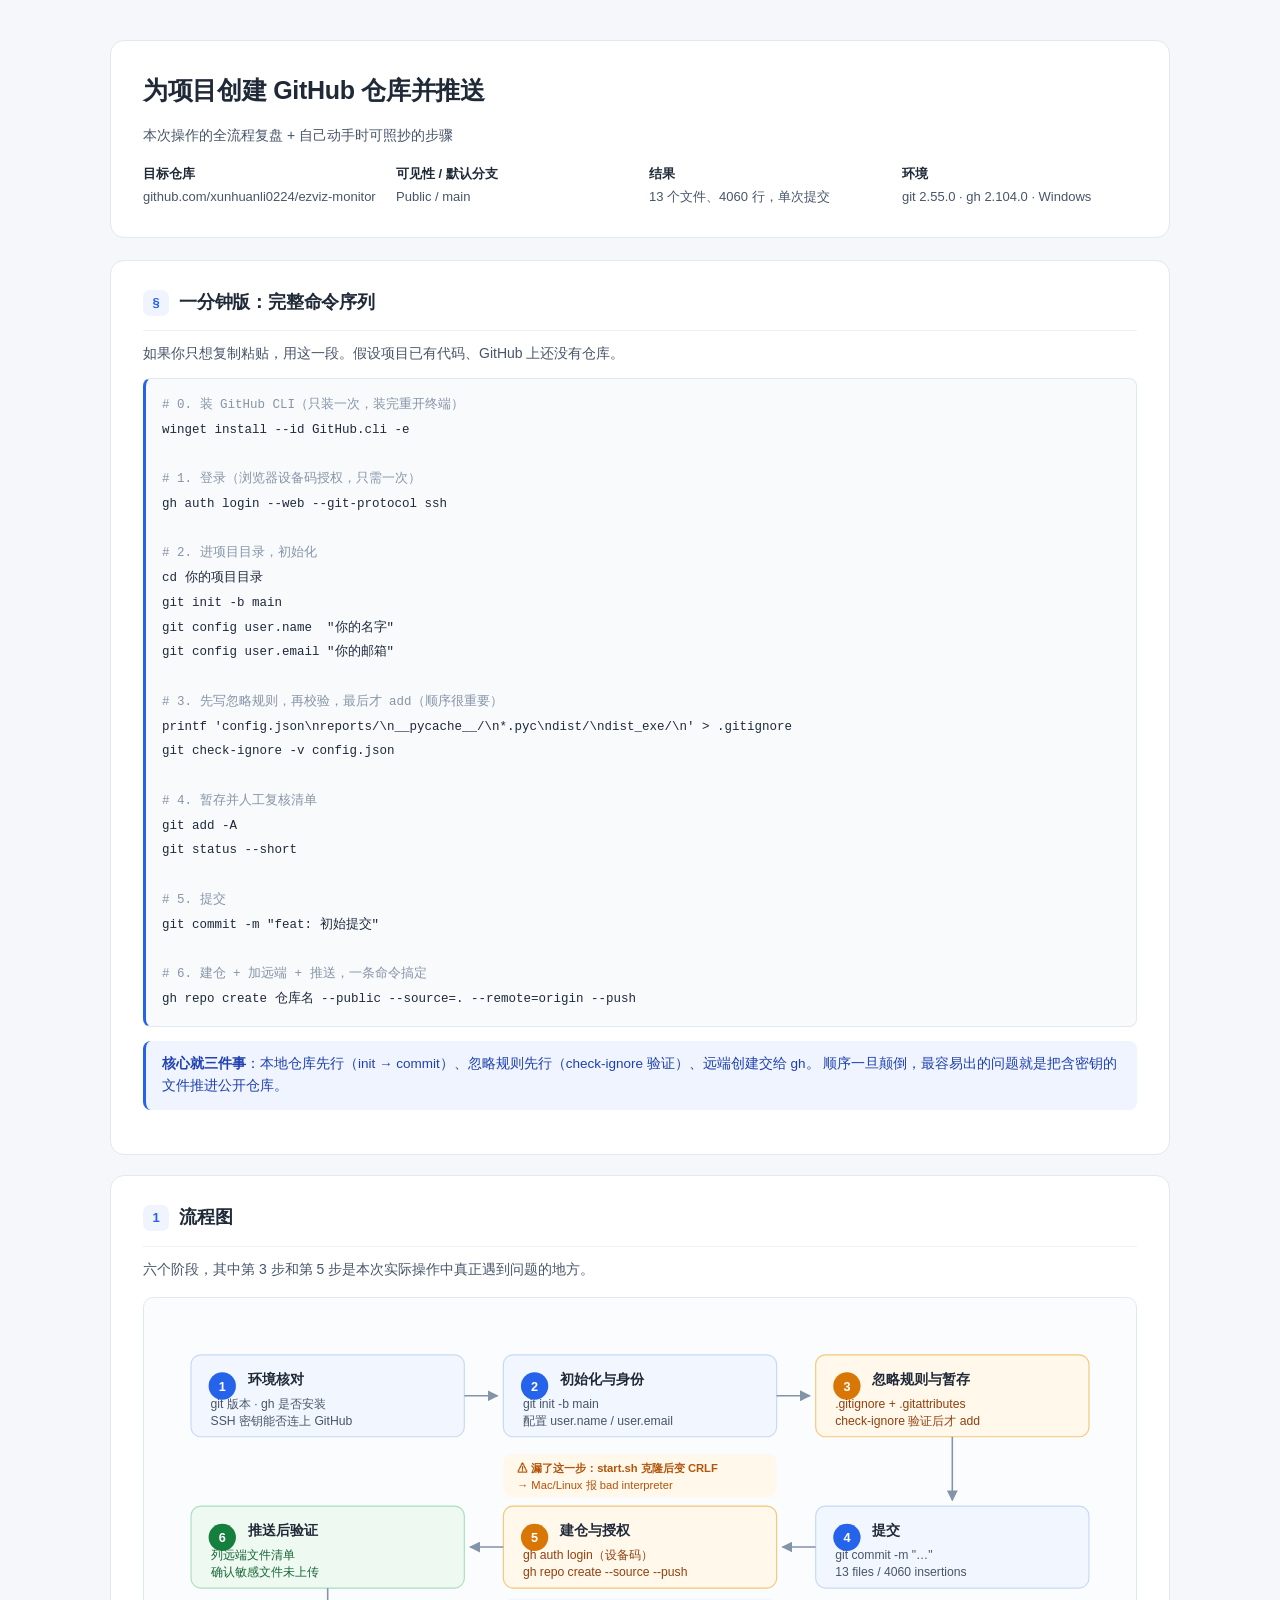
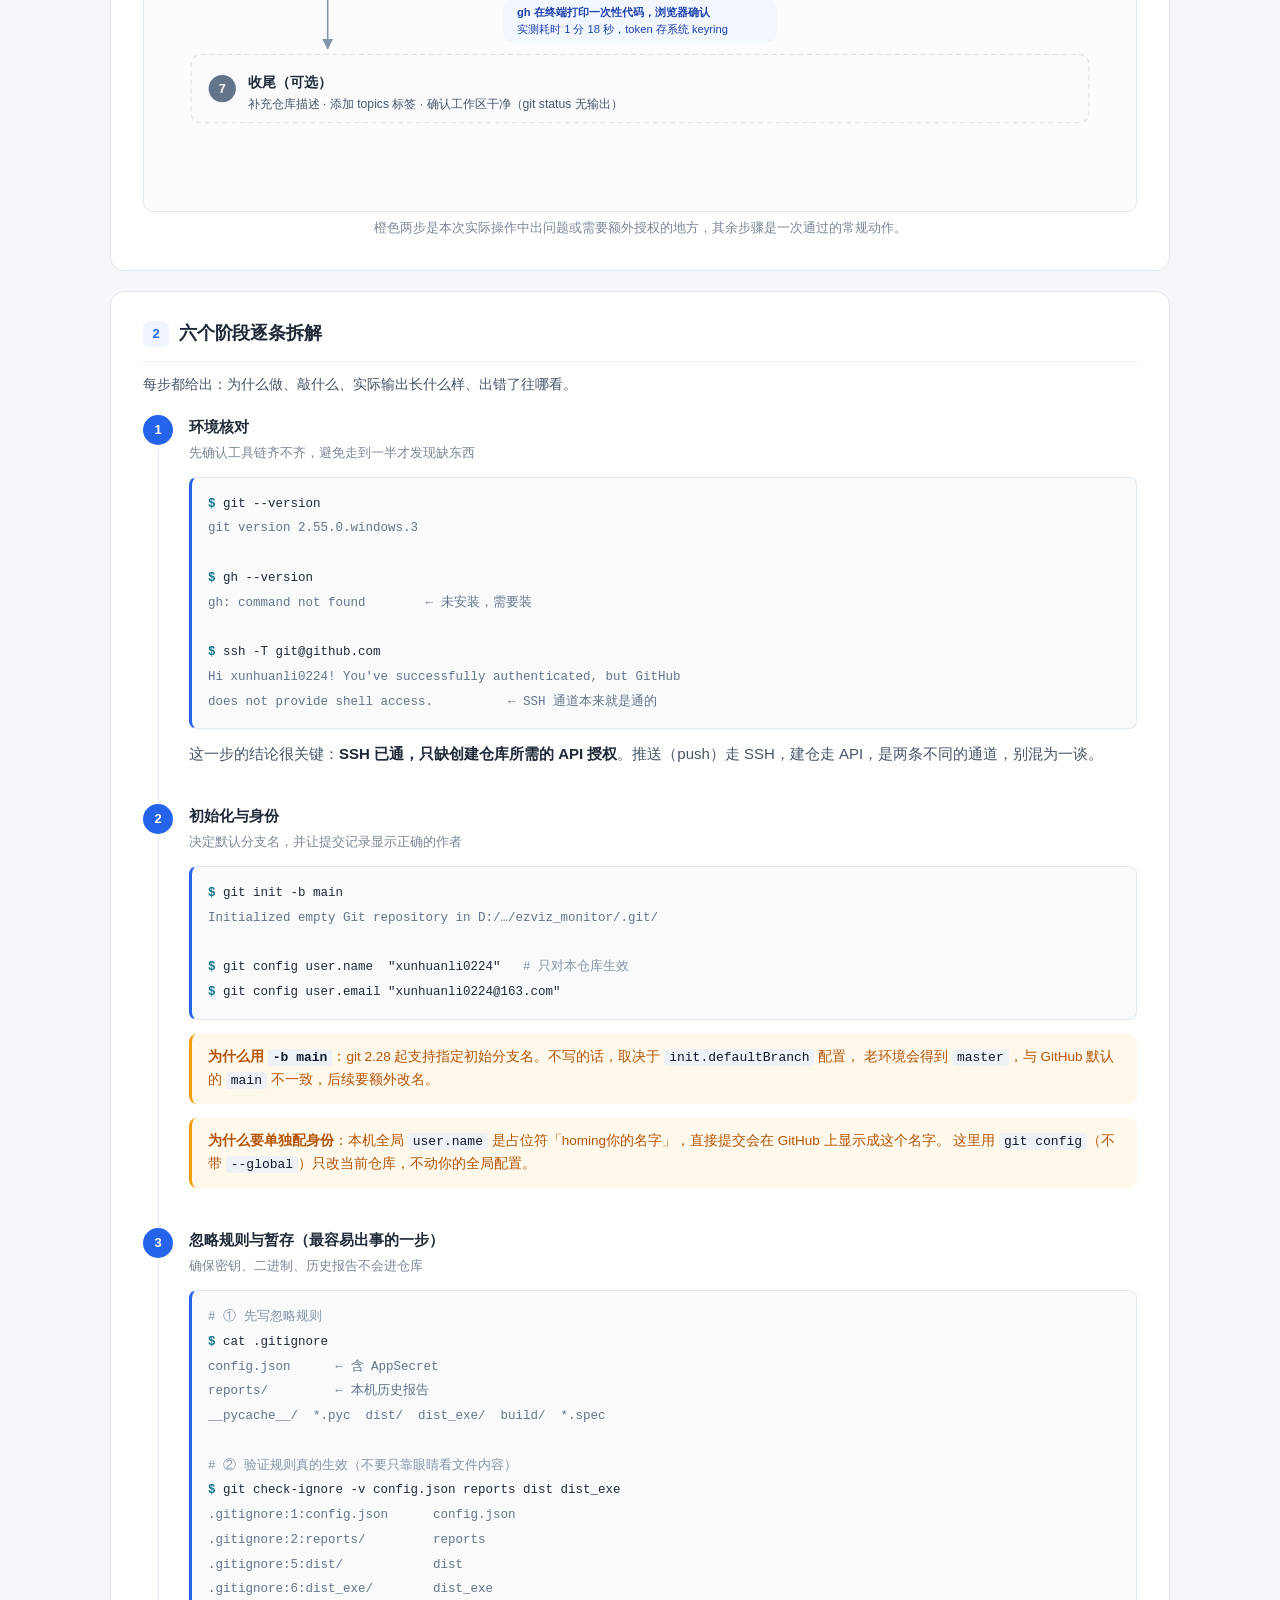
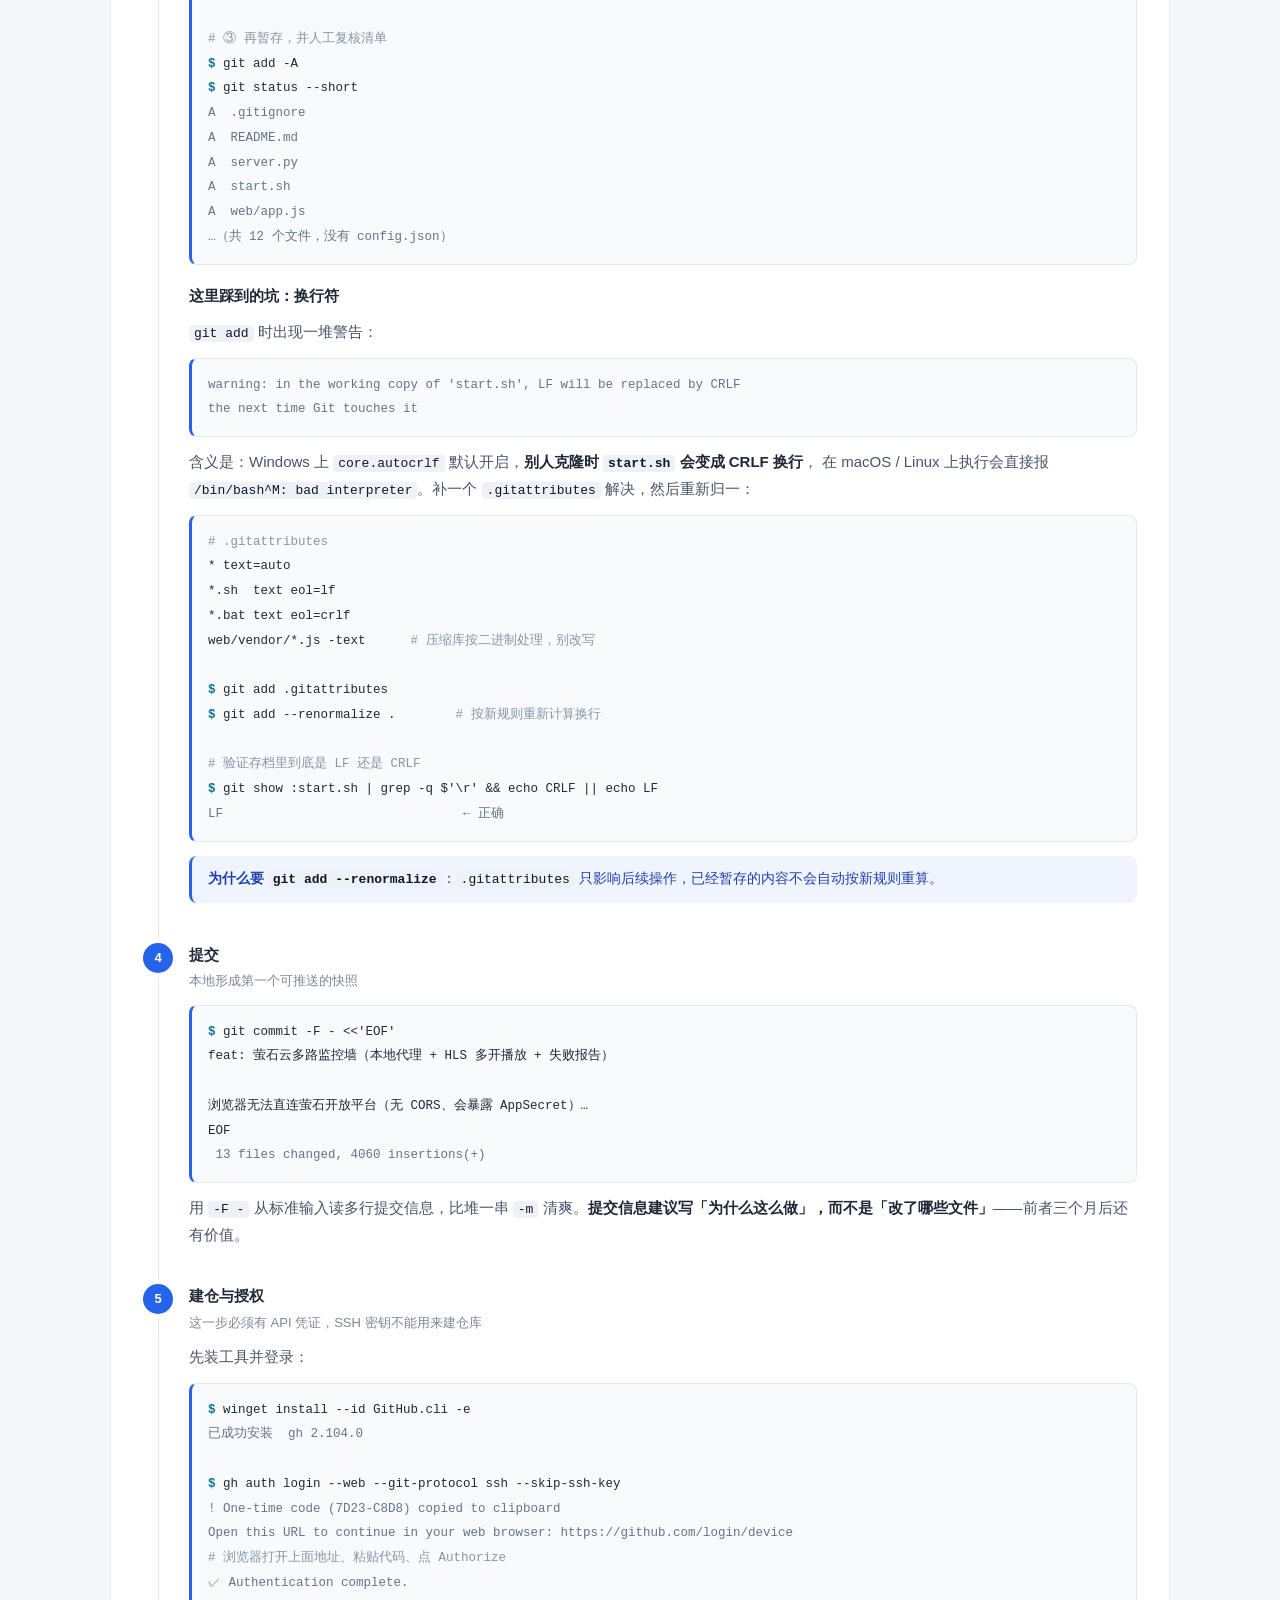
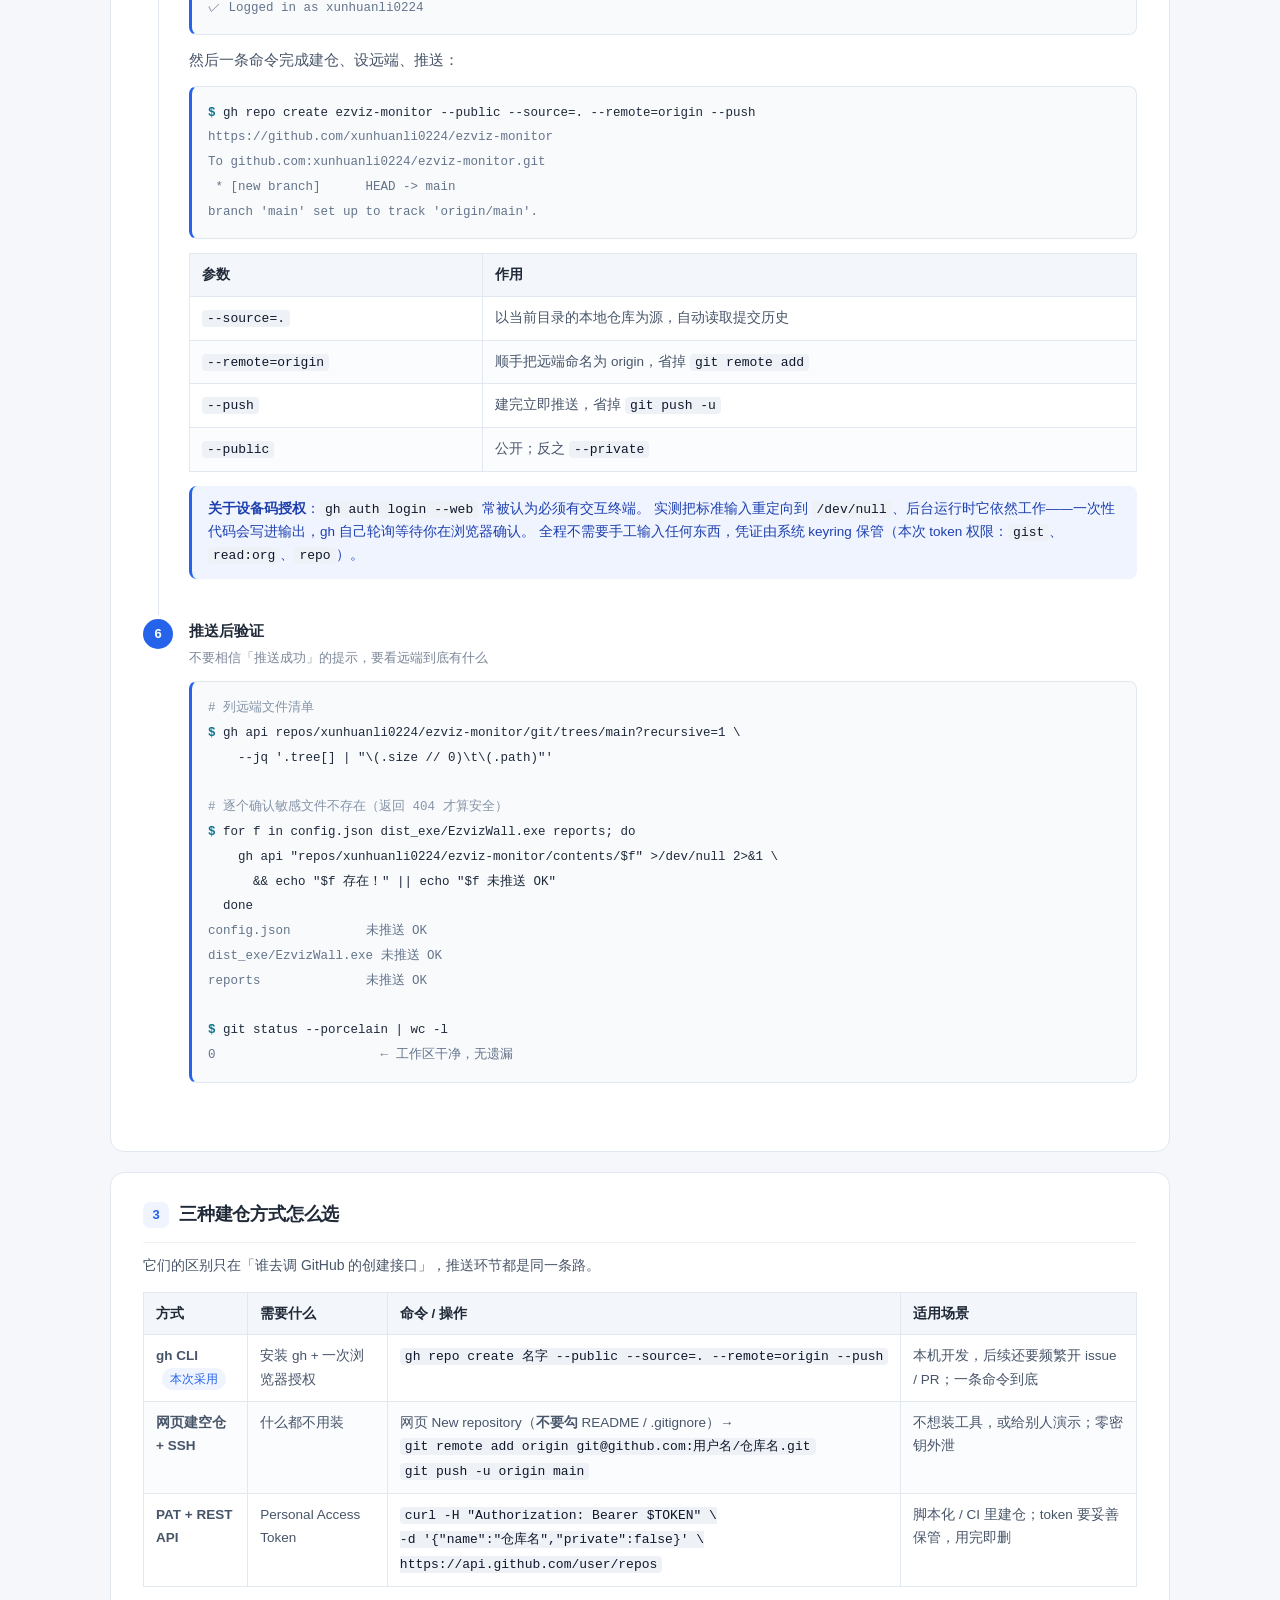
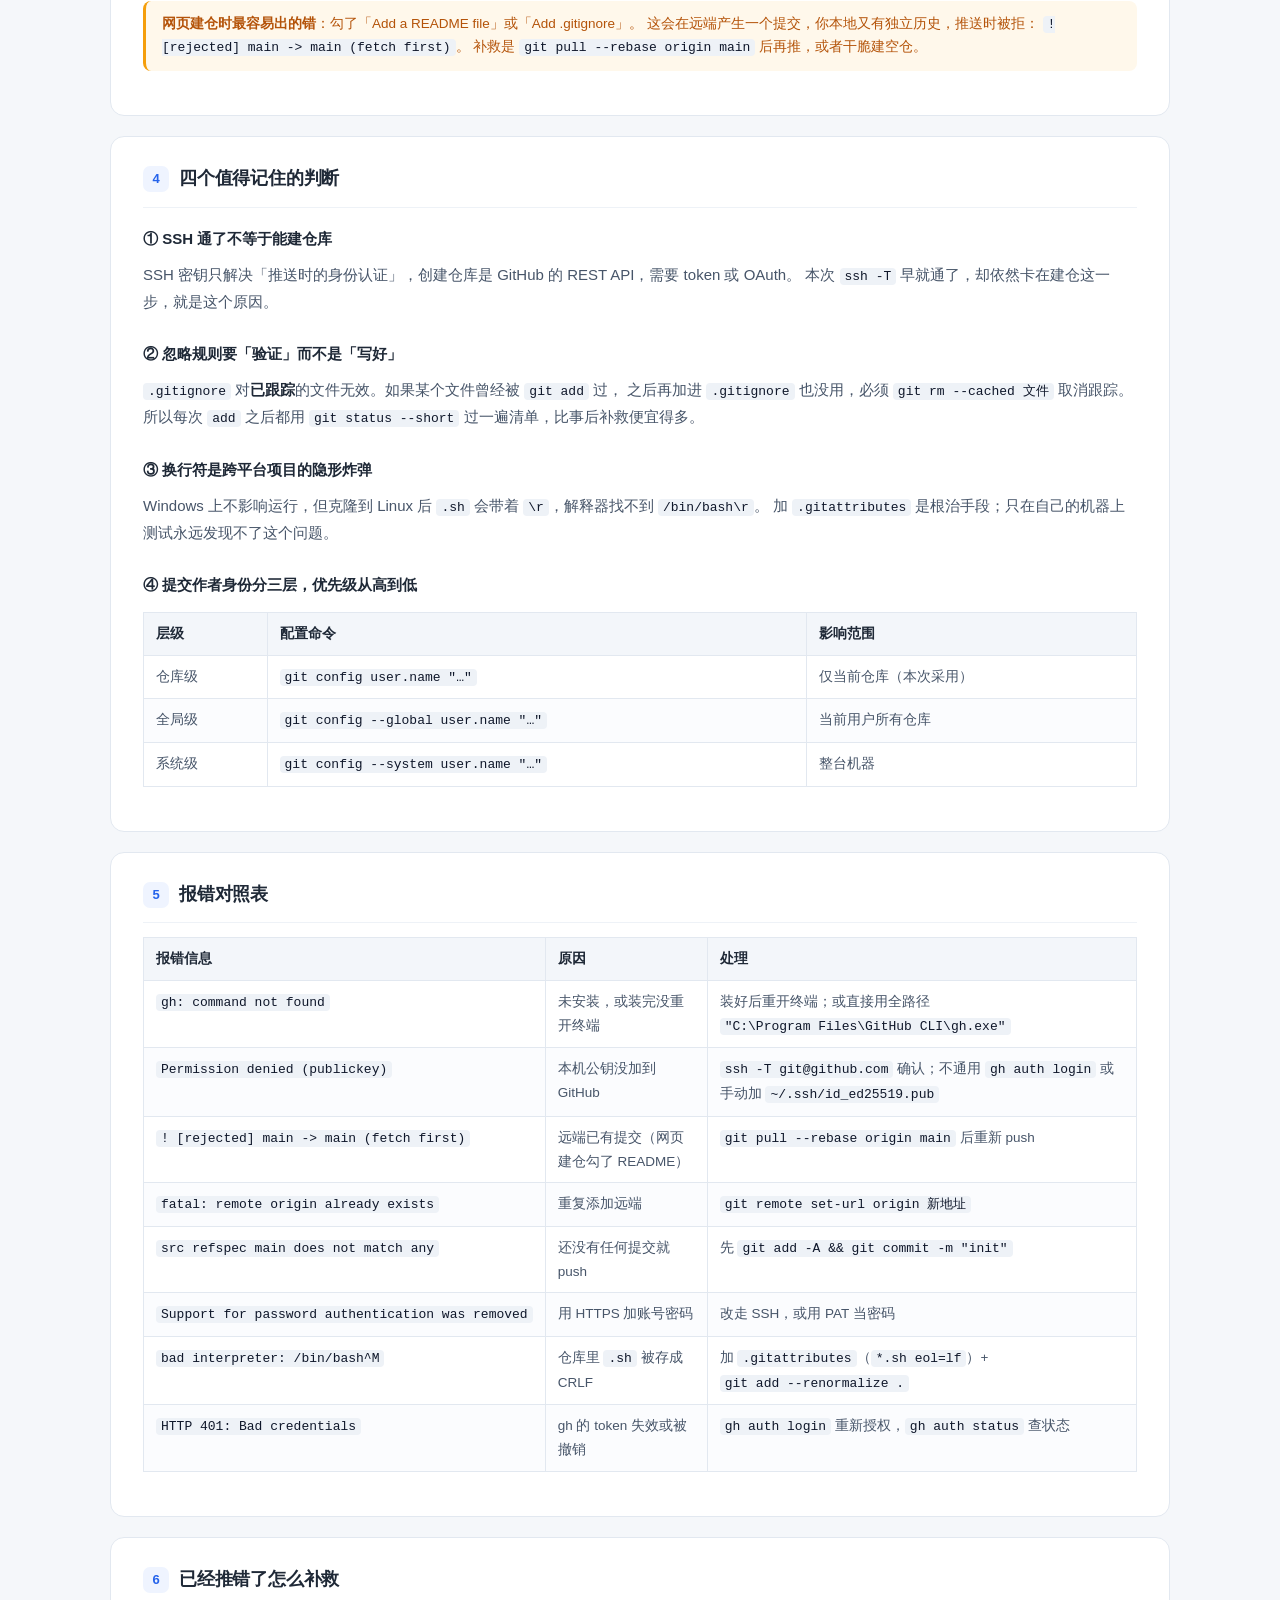
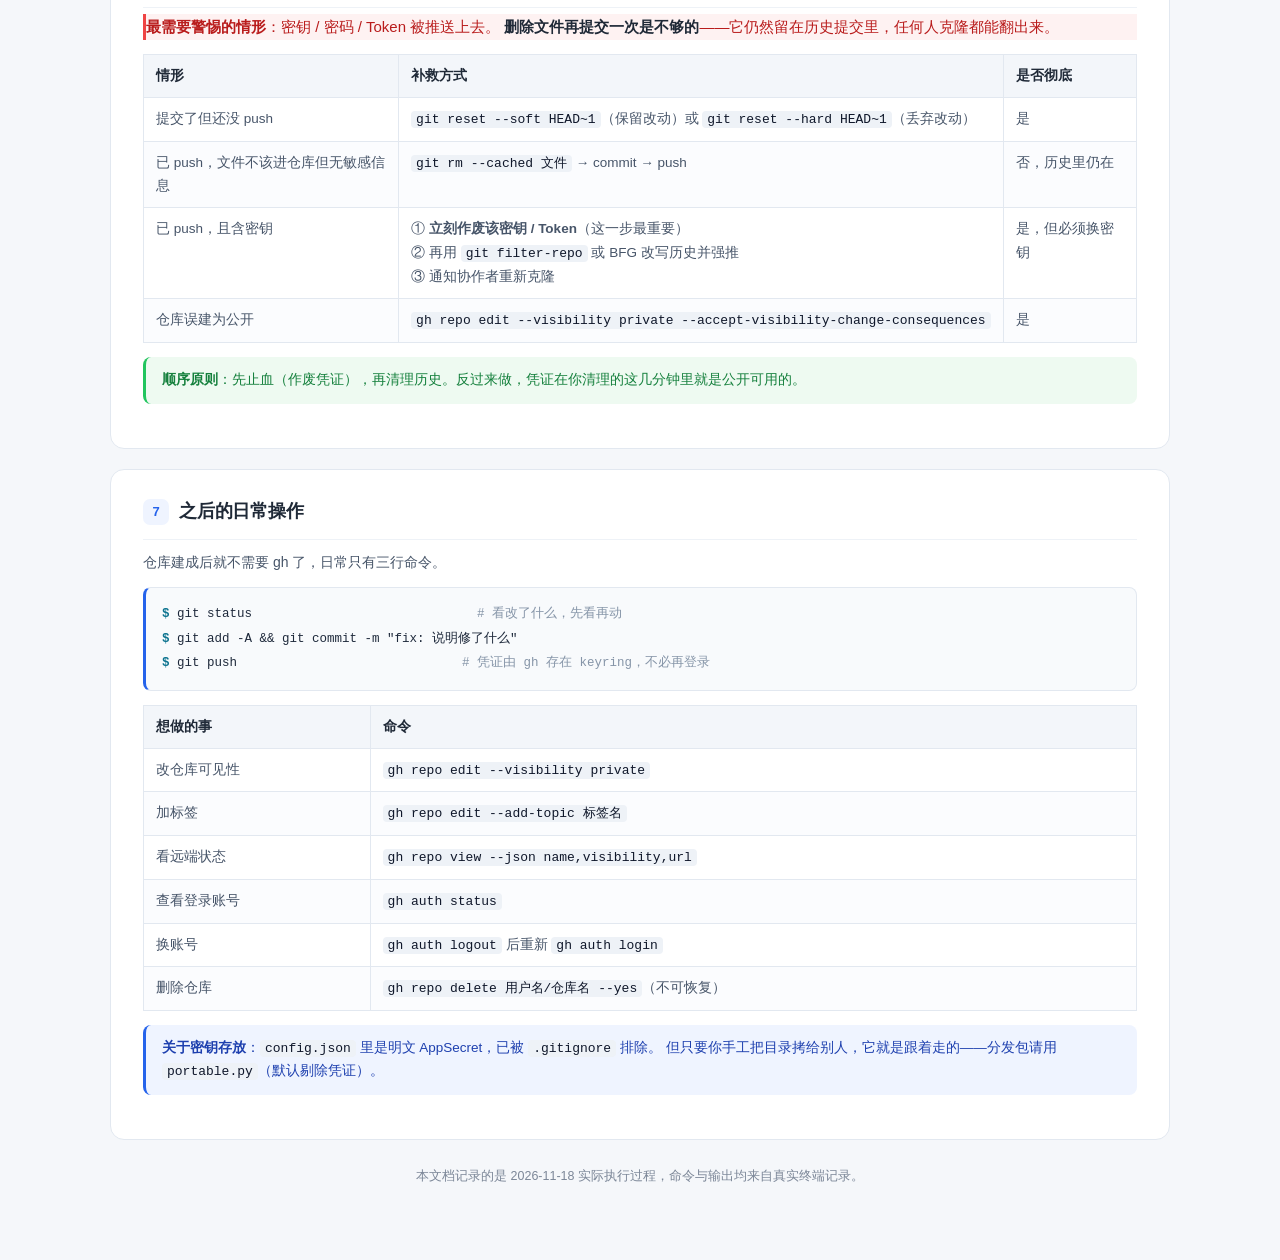
<file: docs/Git建仓推送流程.html>
<!DOCTYPE html>
<html lang="zh-CN">
<head>
<meta charset="utf-8">
<meta name="viewport" content="width=device-width, initial-scale=1">
<title>为项目创建 GitHub 仓库并推送 · 流程说明</title>
<style>
  :root {
    --bg: #f5f7fa;
    --card: #ffffff;
    --line: #e2e8f0;
    --line-soft: #eef2f7;
    --text: #1f2937;
    --text-2: #475569;
    --text-3: #7c8798;
    --accent: #2563eb;
    --accent-soft: #eff4ff;
    --ok: #15803d;
    --ok-soft: #eefaf1;
    --warn: #b45309;
    --warn-soft: #fff8eb;
    --bad: #b91c1c;
    --bad-soft: #fef2f2;
    --code-bg: #f8fafc;
    --mono: ui-monospace, "Cascadia Code", Consolas, "Courier New", monospace;
  }
  * { box-sizing: border-box; }
  body {
    margin: 0;
    padding: 40px 24px 72px;
    background: var(--bg);
    color: var(--text);
    font: 15px/1.75 -apple-system, "Segoe UI", "Microsoft YaHei", "PingFang SC", sans-serif;
    -webkit-font-smoothing: antialiased;
  }
  .wrap { max-width: 1060px; margin: 0 auto; }

  header.top {
    background: var(--card);
    border: 1px solid var(--line);
    border-radius: 14px;
    padding: 28px 32px;
    margin-bottom: 22px;
  }
  header.top h1 {
    margin: 0 0 10px;
    font-size: 25px;
    letter-spacing: -0.3px;
  }
  header.top .sub { color: var(--text-2); font-size: 14px; margin: 0 0 16px; }
  .meta-grid {
    display: grid;
    grid-template-columns: repeat(auto-fit, minmax(180px, 1fr));
    gap: 10px 18px;
    font-size: 13px;
    color: var(--text-2);
  }
  .meta-grid b { color: var(--text); font-weight: 600; }

  section.card {
    background: var(--card);
    border: 1px solid var(--line);
    border-radius: 14px;
    padding: 26px 32px 30px;
    margin-bottom: 20px;
  }
  h2 {
    font-size: 18px;
    margin: 0 0 6px;
    padding-bottom: 12px;
    border-bottom: 1px solid var(--line-soft);
    letter-spacing: -0.2px;
  }
  h2 .idx {
    display: inline-block;
    min-width: 26px;
    height: 26px;
    line-height: 26px;
    text-align: center;
    background: var(--accent-soft);
    color: var(--accent);
    border-radius: 7px;
    font-size: 13px;
    margin-right: 10px;
    vertical-align: 1px;
  }
  h3 { font-size: 15px; margin: 26px 0 10px; color: var(--text); }
  h3:first-of-type { margin-top: 18px; }
  p { margin: 10px 0; color: var(--text-2); }
  p.lead { color: var(--text-2); font-size: 14px; }
  ul, ol { color: var(--text-2); padding-left: 22px; margin: 10px 0; }
  li { margin: 5px 0; }
  strong { color: var(--text); }

  code {
    font-family: var(--mono);
    font-size: 13px;
    background: #eef2f7;
    border-radius: 4px;
    padding: 1px 5px;
    color: #0f172a;
  }
  pre {
    background: var(--code-bg);
    border: 1px solid var(--line);
    border-left: 3px solid var(--accent);
    border-radius: 8px;
    padding: 14px 16px;
    overflow-x: auto;
    margin: 12px 0;
    line-height: 1.65;
  }
  pre code { background: none; padding: 0; font-size: 12.5px; color: #1e293b; }
  pre .cmt { color: #8695a8; }
  pre .pr { color: #0e7490; font-weight: 600; }
  pre .out { color: #64748b; }

  table {
    width: 100%;
    border-collapse: collapse;
    margin: 14px 0;
    font-size: 13.5px;
  }
  th, td {
    border: 1px solid var(--line);
    padding: 9px 12px;
    text-align: left;
    vertical-align: top;
  }
  th { background: #f3f6fa; font-weight: 600; color: var(--text); white-space: nowrap; }
  td { color: var(--text-2); }
  tbody tr:nth-child(even) td { background: #fbfcfe; }
  td code { white-space: nowrap; }

  .steps { counter-reset: st; list-style: none; padding: 0; margin: 18px 0 0; }
  .steps > li {
    position: relative;
    padding: 0 0 4px 46px;
    margin: 0 0 22px;
    counter-increment: st;
  }
  .steps > li::before {
    content: counter(st);
    position: absolute;
    left: 0; top: 0;
    width: 30px; height: 30px;
    line-height: 30px;
    text-align: center;
    border-radius: 50%;
    background: var(--accent);
    color: #fff;
    font-size: 13px;
    font-weight: 600;
  }
  .steps > li::after {
    content: "";
    position: absolute;
    left: 14.5px; top: 34px; bottom: -18px;
    width: 1px;
    background: var(--line);
  }
  .steps > li:last-child::after { display: none; }
  .steps .t { font-weight: 600; color: var(--text); font-size: 14.5px; }
  .steps .why { font-size: 13px; color: var(--text-3); margin: 2px 0 6px; }

  .note, .warn, .ok {
    border-radius: 8px;
    padding: 12px 16px;
    margin: 14px 0;
    font-size: 13.5px;
    line-height: 1.7;
  }
  .note { background: var(--accent-soft); border-left: 3px solid var(--accent); color: #1e40af; }
  .warn { background: var(--warn-soft); border-left: 3px solid #f59e0b; color: var(--warn); }
  .ok { background: var(--ok-soft); border-left: 3px solid #22c55e; color: var(--ok); }
  .bad { background: var(--bad-soft); border-left: 3px solid #ef4444; color: var(--bad); }
  .note b, .warn b, .ok b, .bad b { color: inherit; }

  .flow-box {
    border: 1px solid var(--line);
    border-radius: 10px;
    background: #fbfcfe;
    padding: 8px;
    margin: 16px 0 6px;
  }
  .cap { font-size: 12.5px; color: var(--text-3); text-align: center; margin: 4px 0 0; }

  .pill {
    display: inline-block;
    font-size: 11.5px;
    padding: 1px 8px;
    border-radius: 20px;
    background: var(--accent-soft);
    color: var(--accent);
    margin-left: 6px;
    vertical-align: 1px;
  }
  .pill.gray { background: #f1f5f9; color: var(--text-2); }

  footer { text-align: center; color: var(--text-3); font-size: 12.5px; margin-top: 26px; }

  @media print {
    body { background: #fff; padding: 0; }
    section.card, header.top { border: none; box-shadow: none; page-break-inside: avoid; }
    pre { page-break-inside: avoid; }
  }
</style>
</head>
<body>
<div class="wrap">

  <header class="top">
    <h1>为项目创建 GitHub 仓库并推送</h1>
    <p class="sub">本次操作的全流程复盘 + 自己动手时可照抄的步骤</p>
    <div class="meta-grid">
      <div><b>目标仓库</b><br>github.com/xunhuanli0224/ezviz-monitor</div>
      <div><b>可见性 / 默认分支</b><br>Public / main</div>
      <div><b>结果</b><br>13 个文件、4060 行，单次提交</div>
      <div><b>环境</b><br>git 2.55.0 · gh 2.104.0 · Windows</div>
    </div>
  </header>

  <section class="card">
    <h2><span class="idx">§</span>一分钟版：完整命令序列</h2>
    <p class="lead">如果你只想复制粘贴，用这一段。假设项目已有代码、GitHub 上还没有仓库。</p>

<pre><code><span class="cmt"># 0. 装 GitHub CLI（只装一次，装完重开终端）</span>
winget install --id GitHub.cli -e

<span class="cmt"># 1. 登录（浏览器设备码授权，只需一次）</span>
gh auth login --web --git-protocol ssh

<span class="cmt"># 2. 进项目目录，初始化</span>
cd 你的项目目录
git init -b main
git config user.name  "你的名字"
git config user.email "你的邮箱"

<span class="cmt"># 3. 先写忽略规则，再校验，最后才 add（顺序很重要）</span>
printf 'config.json\nreports/\n__pycache__/\n*.pyc\ndist/\ndist_exe/\n' > .gitignore
git check-ignore -v config.json

<span class="cmt"># 4. 暂存并人工复核清单</span>
git add -A
git status --short

<span class="cmt"># 5. 提交</span>
git commit -m "feat: 初始提交"

<span class="cmt"># 6. 建仓 + 加远端 + 推送，一条命令搞定</span>
gh repo create 仓库名 --public --source=. --remote=origin --push</code></pre>

    <div class="note">
      <b>核心就三件事</b>：本地仓库先行（init → commit）、忽略规则先行（check-ignore 验证）、远端创建交给 gh。
      顺序一旦颠倒，最容易出的问题就是把含密钥的文件推进公开仓库。
    </div>
  </section>

  <section class="card">
    <h2><span class="idx">1</span>流程图</h2>
    <p class="lead">六个阶段，其中第 3 步和第 5 步是本次实际操作中真正遇到问题的地方。</p>

    <div class="flow-box">
      <svg viewBox="0 0 1000 500" width="100%" xmlns="http://www.w3.org/2000/svg" role="img" aria-label="Git 建仓推送六阶段流程">
        <defs>
          <marker id="arrow" viewBox="0 0 10 10" refX="9" refY="5" markerWidth="7" markerHeight="7" orient="auto-start-reverse">
            <path d="M0,0 L10,5 L0,10 z" fill="#8393a8"></path>
          </marker>
        </defs>

        <!-- ============ 第一行 ============ -->
        <!-- 1 环境核对 -->
        <rect x="40" y="50" width="280" height="84" rx="10" fill="#f2f7ff" stroke="#c7d9f7" stroke-width="1.2"></rect>
        <circle cx="72" cy="82" r="14" fill="#2563eb"></circle>
        <text x="72" y="87" text-anchor="middle" fill="#ffffff" font-size="13" font-weight="700" font-family="Segoe UI, Microsoft YaHei, sans-serif">1</text>
        <text x="98" y="80" fill="#1f2937" font-size="14.5" font-weight="700" font-family="Segoe UI, Microsoft YaHei, sans-serif">环境核对</text>
        <text x="60" y="104" fill="#475569" font-size="12.5" font-family="Segoe UI, Microsoft YaHei, sans-serif">git 版本 · gh 是否安装</text>
        <text x="60" y="122" fill="#475569" font-size="12.5" font-family="Segoe UI, Microsoft YaHei, sans-serif">SSH 密钥能否连上 GitHub</text>

        <!-- 2 初始化 -->
        <rect x="360" y="50" width="280" height="84" rx="10" fill="#f2f7ff" stroke="#c7d9f7" stroke-width="1.2"></rect>
        <circle cx="392" cy="82" r="14" fill="#2563eb"></circle>
        <text x="392" y="87" text-anchor="middle" fill="#ffffff" font-size="13" font-weight="700" font-family="Segoe UI, Microsoft YaHei, sans-serif">2</text>
        <text x="418" y="80" fill="#1f2937" font-size="14.5" font-weight="700" font-family="Segoe UI, Microsoft YaHei, sans-serif">初始化与身份</text>
        <text x="380" y="104" fill="#475569" font-size="12.5" font-family="Segoe UI, Microsoft YaHei, sans-serif">git init -b main</text>
        <text x="380" y="122" fill="#475569" font-size="12.5" font-family="Segoe UI, Microsoft YaHei, sans-serif">配置 user.name / user.email</text>

        <!-- 3 忽略与暂存 -->
        <rect x="680" y="50" width="280" height="84" rx="10" fill="#fff8eb" stroke="#f5c877" stroke-width="1.2"></rect>
        <circle cx="712" cy="82" r="14" fill="#d97706"></circle>
        <text x="712" y="87" text-anchor="middle" fill="#ffffff" font-size="13" font-weight="700" font-family="Segoe UI, Microsoft YaHei, sans-serif">3</text>
        <text x="738" y="80" fill="#1f2937" font-size="14.5" font-weight="700" font-family="Segoe UI, Microsoft YaHei, sans-serif">忽略规则与暂存</text>
        <text x="700" y="104" fill="#92400e" font-size="12.5" font-family="Segoe UI, Microsoft YaHei, sans-serif">.gitignore + .gitattributes</text>
        <text x="700" y="122" fill="#92400e" font-size="12.5" font-family="Segoe UI, Microsoft YaHei, sans-serif">check-ignore 验证后才 add</text>

        <!-- 第一行箭头 -->
        <line x1="320" y1="92" x2="354" y2="92" stroke="#8393a8" stroke-width="1.6" marker-end="url(#arrow)"></line>
        <line x1="640" y1="92" x2="674" y2="92" stroke="#8393a8" stroke-width="1.6" marker-end="url(#arrow)"></line>

        <!-- 提示：CRLF -->
        <rect x="360" y="152" width="280" height="44" rx="8" fill="#fff8eb" stroke="none"></rect>
        <text x="374" y="170" fill="#b45309" font-size="11.5" font-weight="600" font-family="Segoe UI, Microsoft YaHei, sans-serif">⚠ 漏了这一步：start.sh 克隆后变 CRLF</text>
        <text x="374" y="187" fill="#b45309" font-size="11.5" font-family="Segoe UI, Microsoft YaHei, sans-serif">→ Mac/Linux 报 bad interpreter</text>

        <!-- 3 → 4 竖向箭头 -->
        <line x1="820" y1="134" x2="820" y2="199" stroke="#8393a8" stroke-width="1.6" marker-end="url(#arrow)"></line>

        <!-- ============ 第二行（右到左） ============ -->
        <!-- 4 提交 -->
        <rect x="680" y="205" width="280" height="84" rx="10" fill="#f2f7ff" stroke="#c7d9f7" stroke-width="1.2"></rect>
        <circle cx="712" cy="237" r="14" fill="#2563eb"></circle>
        <text x="712" y="242" text-anchor="middle" fill="#ffffff" font-size="13" font-weight="700" font-family="Segoe UI, Microsoft YaHei, sans-serif">4</text>
        <text x="738" y="235" fill="#1f2937" font-size="14.5" font-weight="700" font-family="Segoe UI, Microsoft YaHei, sans-serif">提交</text>
        <text x="700" y="259" fill="#475569" font-size="12.5" font-family="Segoe UI, Microsoft YaHei, sans-serif">git commit -m "…"</text>
        <text x="700" y="277" fill="#475569" font-size="12.5" font-family="Segoe UI, Microsoft YaHei, sans-serif">13 files / 4060 insertions</text>

        <!-- 5 建仓 -->
        <rect x="360" y="205" width="280" height="84" rx="10" fill="#fff8eb" stroke="#f5c877" stroke-width="1.2"></rect>
        <circle cx="392" cy="237" r="14" fill="#d97706"></circle>
        <text x="392" y="242" text-anchor="middle" fill="#ffffff" font-size="13" font-weight="700" font-family="Segoe UI, Microsoft YaHei, sans-serif">5</text>
        <text x="418" y="235" fill="#1f2937" font-size="14.5" font-weight="700" font-family="Segoe UI, Microsoft YaHei, sans-serif">建仓与授权</text>
        <text x="380" y="259" fill="#92400e" font-size="12.5" font-family="Segoe UI, Microsoft YaHei, sans-serif">gh auth login（设备码）</text>
        <text x="380" y="277" fill="#92400e" font-size="12.5" font-family="Segoe UI, Microsoft YaHei, sans-serif">gh repo create --source --push</text>

        <!-- 6 验证 -->
        <rect x="40" y="205" width="280" height="84" rx="10" fill="#eefaf1" stroke="#a9e0bd" stroke-width="1.2"></rect>
        <circle cx="72" cy="237" r="14" fill="#15803d"></circle>
        <text x="72" y="242" text-anchor="middle" fill="#ffffff" font-size="13" font-weight="700" font-family="Segoe UI, Microsoft YaHei, sans-serif">6</text>
        <text x="98" y="235" fill="#1f2937" font-size="14.5" font-weight="700" font-family="Segoe UI, Microsoft YaHei, sans-serif">推送后验证</text>
        <text x="60" y="259" fill="#166534" font-size="12.5" font-family="Segoe UI, Microsoft YaHei, sans-serif">列远端文件清单</text>
        <text x="60" y="277" fill="#166534" font-size="12.5" font-family="Segoe UI, Microsoft YaHei, sans-serif">确认敏感文件未上传</text>

        <!-- 第二行箭头（向左） -->
        <line x1="680" y1="247" x2="646" y2="247" stroke="#8393a8" stroke-width="1.6" marker-end="url(#arrow)"></line>
        <line x1="360" y1="247" x2="326" y2="247" stroke="#8393a8" stroke-width="1.6" marker-end="url(#arrow)"></line>

        <!-- 提示：设备码 -->
        <rect x="360" y="300" width="280" height="44" rx="8" fill="#f2f7ff" stroke="none"></rect>
        <text x="374" y="318" fill="#1e40af" font-size="11.5" font-weight="600" font-family="Segoe UI, Microsoft YaHei, sans-serif">gh 在终端打印一次性代码，浏览器确认</text>
        <text x="374" y="335" fill="#1e40af" font-size="11.5" font-family="Segoe UI, Microsoft YaHei, sans-serif">实测耗时 1 分 18 秒，token 存系统 keyring</text>

        <!-- 6 → 7 -->
        <line x1="180" y1="289" x2="180" y2="351" stroke="#8393a8" stroke-width="1.6" marker-end="url(#arrow)"></line>

        <!-- ============ 第三行 ============ -->
        <rect x="40" y="357" width="920" height="70" rx="10" fill="#f8fafc" stroke="#dbe3ed" stroke-width="1.2" stroke-dasharray="5 4"></rect>
        <circle cx="72" cy="392" r="14" fill="#64748b"></circle>
        <text x="72" y="397" text-anchor="middle" fill="#ffffff" font-size="13" font-weight="700" font-family="Segoe UI, Microsoft YaHei, sans-serif">7</text>
        <text x="98" y="390" fill="#1f2937" font-size="14.5" font-weight="700" font-family="Segoe UI, Microsoft YaHei, sans-serif">收尾（可选）</text>
        <text x="98" y="412" fill="#475569" font-size="12.5" font-family="Segoe UI, Microsoft YaHei, sans-serif">补充仓库描述 · 添加 topics 标签 · 确认工作区干净（git status 无输出）</text>
      </svg>
    </div>
    <p class="cap">橙色两步是本次实际操作中出问题或需要额外授权的地方，其余步骤是一次通过的常规动作。</p>
  </section>

  <section class="card">
    <h2><span class="idx">2</span>六个阶段逐条拆解</h2>
    <p class="lead">每步都给出：为什么做、敲什么、实际输出长什么样、出错了往哪看。</p>

    <ol class="steps">
      <li>
        <div class="t">环境核对</div>
        <div class="why">先确认工具链齐不齐，避免走到一半才发现缺东西</div>
<pre><code><span class="pr">$</span> git --version
<span class="out">git version 2.55.0.windows.3</span>

<span class="pr">$</span> gh --version
<span class="out">gh: command not found        ← 未安装，需要装</span>

<span class="pr">$</span> ssh -T git@github.com
<span class="out">Hi xunhuanli0224! You've successfully authenticated, but GitHub
does not provide shell access.          ← SSH 通道本来就是通的</span></code></pre>
        <p>这一步的结论很关键：<strong>SSH 已通，只缺创建仓库所需的 API 授权</strong>。推送（push）走 SSH，建仓走 API，是两条不同的通道，别混为一谈。</p>
      </li>

      <li>
        <div class="t">初始化与身份</div>
        <div class="why">决定默认分支名，并让提交记录显示正确的作者</div>
<pre><code><span class="pr">$</span> git init -b main
<span class="out">Initialized empty Git repository in D:/…/ezviz_monitor/.git/</span>

<span class="pr">$</span> git config user.name  "xunhuanli0224"   <span class="cmt"># 只对本仓库生效</span>
<span class="pr">$</span> git config user.email "xunhuanli0224@163.com"</code></pre>
        <div class="warn">
          <b>为什么用 <code>-b main</code></b>：git 2.28 起支持指定初始分支名。不写的话，取决于 <code>init.defaultBranch</code> 配置，
          老环境会得到 <code>master</code>，与 GitHub 默认的 <code>main</code> 不一致，后续要额外改名。
        </div>
        <div class="warn">
          <b>为什么要单独配身份</b>：本机全局 <code>user.name</code> 是占位符「homing你的名字」，直接提交会在 GitHub 上显示成这个名字。
          这里用 <code>git config</code>（不带 <code>--global</code>）只改当前仓库，不动你的全局配置。
        </div>
      </li>

      <li>
        <div class="t">忽略规则与暂存（最容易出事的一步）</div>
        <div class="why">确保密钥、二进制、历史报告不会进仓库</div>
<pre><code><span class="cmt"># ① 先写忽略规则</span>
<span class="pr">$</span> cat .gitignore
<span class="out">config.json      ← 含 AppSecret</span>
<span class="out">reports/         ← 本机历史报告</span>
<span class="out">__pycache__/  *.pyc  dist/  dist_exe/  build/  *.spec</span>

<span class="cmt"># ② 验证规则真的生效（不要只靠眼睛看文件内容）</span>
<span class="pr">$</span> git check-ignore -v config.json reports dist dist_exe
<span class="out">.gitignore:1:config.json      config.json
.gitignore:2:reports/         reports
.gitignore:5:dist/            dist
.gitignore:6:dist_exe/        dist_exe</span>

<span class="cmt"># ③ 再暂存，并人工复核清单</span>
<span class="pr">$</span> git add -A
<span class="pr">$</span> git status --short
<span class="out">A  .gitignore
A  README.md
A  server.py
A  start.sh
A  web/app.js
…（共 12 个文件，没有 config.json）</span></code></pre>

        <h3>这里踩到的坑：换行符</h3>
        <p><code>git add</code> 时出现一堆警告：</p>
<pre><code><span class="out">warning: in the working copy of 'start.sh', LF will be replaced by CRLF
the next time Git touches it</span></code></pre>
        <p>含义是：Windows 上 <code>core.autocrlf</code> 默认开启，<strong>别人克隆时 <code>start.sh</code> 会变成 CRLF 换行</strong>，
        在 macOS / Linux 上执行会直接报 <code>/bin/bash^M: bad interpreter</code>。补一个 <code>.gitattributes</code> 解决，然后重新归一：</p>
<pre><code><span class="cmt"># .gitattributes</span>
* text=auto
*.sh  text eol=lf
*.bat text eol=crlf
web/vendor/*.js -text      <span class="cmt"># 压缩库按二进制处理，别改写</span>

<span class="pr">$</span> git add .gitattributes
<span class="pr">$</span> git add --renormalize .        <span class="cmt"># 按新规则重新计算换行</span>

<span class="cmt"># 验证存档里到底是 LF 还是 CRLF</span>
<span class="pr">$</span> git show :start.sh | grep -q $'\r' &amp;&amp; echo CRLF || echo LF
<span class="out">LF                                ← 正确</span></code></pre>
        <div class="note">
          <b>为什么要 <code>git add --renormalize</code></b>：<code>.gitattributes</code> 只影响后续操作，已经暂存的内容不会自动按新规则重算。
        </div>
      </li>

      <li>
        <div class="t">提交</div>
        <div class="why">本地形成第一个可推送的快照</div>
<pre><code><span class="pr">$</span> git commit -F - &lt;&lt;'EOF'
feat: 萤石云多路监控墙（本地代理 + HLS 多开播放 + 失败报告）

浏览器无法直连萤石开放平台（无 CORS、会暴露 AppSecret）…
EOF
<span class="out"> 13 files changed, 4060 insertions(+)</span></code></pre>
        <p>用 <code>-F -</code> 从标准输入读多行提交信息，比堆一串 <code>-m</code> 清爽。<strong>提交信息建议写「为什么这么做」，而不是「改了哪些文件」</strong>——前者三个月后还有价值。</p>
      </li>

      <li>
        <div class="t">建仓与授权</div>
        <div class="why">这一步必须有 API 凭证，SSH 密钥不能用来建仓库</div>
        <p>先装工具并登录：</p>
<pre><code><span class="pr">$</span> winget install --id GitHub.cli -e
<span class="out">已成功安装  gh 2.104.0</span>

<span class="pr">$</span> gh auth login --web --git-protocol ssh --skip-ssh-key
<span class="out">! One-time code (7D23-C8D8) copied to clipboard
Open this URL to continue in your web browser: https://github.com/login/device</span>
<span class="cmt"># 浏览器打开上面地址、粘贴代码、点 Authorize</span>
<span class="out">✓ Authentication complete.
✓ Logged in as xunhuanli0224</span></code></pre>
        <p>然后一条命令完成建仓、设远端、推送：</p>
<pre><code><span class="pr">$</span> gh repo create ezviz-monitor --public --source=. --remote=origin --push
<span class="out">https://github.com/xunhuanli0224/ezviz-monitor
To github.com:xunhuanli0224/ezviz-monitor.git
 * [new branch]      HEAD -&gt; main
branch 'main' set up to track 'origin/main'.</span></code></pre>
        <table>
          <thead><tr><th>参数</th><th>作用</th></tr></thead>
          <tbody>
            <tr><td><code>--source=.</code></td><td>以当前目录的本地仓库为源，自动读取提交历史</td></tr>
            <tr><td><code>--remote=origin</code></td><td>顺手把远端命名为 origin，省掉 <code>git remote add</code></td></tr>
            <tr><td><code>--push</code></td><td>建完立即推送，省掉 <code>git push -u</code></td></tr>
            <tr><td><code>--public</code></td><td>公开；反之 <code>--private</code></td></tr>
          </tbody>
        </table>
        <div class="note">
          <b>关于设备码授权</b>：<code>gh auth login --web</code> 常被认为必须有交互终端。
          实测把标准输入重定向到 <code>/dev/null</code>、后台运行时它依然工作——一次性代码会写进输出，gh 自己轮询等待你在浏览器确认。
          全程不需要手工输入任何东西，凭证由系统 keyring 保管（本次 token 权限：<code>gist</code>、<code>read:org</code>、<code>repo</code>）。
        </div>
      </li>

      <li>
        <div class="t">推送后验证</div>
        <div class="why">不要相信「推送成功」的提示，要看远端到底有什么</div>
<pre><code><span class="cmt"># 列远端文件清单</span>
<span class="pr">$</span> gh api repos/xunhuanli0224/ezviz-monitor/git/trees/main?recursive=1 \
    --jq '.tree[] | "\(.size // 0)\t\(.path)"'

<span class="cmt"># 逐个确认敏感文件不存在（返回 404 才算安全）</span>
<span class="pr">$</span> for f in config.json dist_exe/EzvizWall.exe reports; do
    gh api "repos/xunhuanli0224/ezviz-monitor/contents/$f" &gt;/dev/null 2&gt;&amp;1 \
      &amp;&amp; echo "$f 存在！" || echo "$f 未推送 OK"
  done
<span class="out">config.json          未推送 OK
dist_exe/EzvizWall.exe 未推送 OK
reports              未推送 OK</span>

<span class="pr">$</span> git status --porcelain | wc -l
<span class="out">0                      ← 工作区干净，无遗漏</span></code></pre>
      </li>
    </ol>
  </section>

  <section class="card">
    <h2><span class="idx">3</span>三种建仓方式怎么选</h2>
    <p class="lead">它们的区别只在「谁去调 GitHub 的创建接口」，推送环节都是同一条路。</p>

    <table>
      <thead>
        <tr><th>方式</th><th>需要什么</th><th>命令 / 操作</th><th>适用场景</th></tr>
      </thead>
      <tbody>
        <tr>
          <td><b>gh CLI</b><span class="pill">本次采用</span></td>
          <td>安装 gh + 一次浏览器授权</td>
          <td><code>gh repo create 名字 --public --source=. --remote=origin --push</code></td>
          <td>本机开发，后续还要频繁开 issue / PR；一条命令到底</td>
        </tr>
        <tr>
          <td><b>网页建空仓 + SSH</b></td>
          <td>什么都不用装</td>
          <td>网页 New repository（<b>不要勾</b> README / .gitignore）→<br>
              <code>git remote add origin git@github.com:用户名/仓库名.git</code><br>
              <code>git push -u origin main</code></td>
          <td>不想装工具，或给别人演示；零密钥外泄</td>
        </tr>
        <tr>
          <td><b>PAT + REST API</b></td>
          <td>Personal Access Token</td>
          <td><code>curl -H "Authorization: Bearer $TOKEN" \<br>
              -d '{"name":"仓库名","private":false}' \<br>
              https://api.github.com/user/repos</code></td>
          <td>脚本化 / CI 里建仓；token 要妥善保管，用完即删</td>
        </tr>
      </tbody>
    </table>

    <div class="warn">
      <b>网页建仓时最容易出的错</b>：勾了「Add a README file」或「Add .gitignore」。
      这会在远端产生一个提交，你本地又有独立历史，推送时被拒：
      <code>! [rejected] main -&gt; main (fetch first)</code>。
      补救是 <code>git pull --rebase origin main</code> 后再推，或者干脆建空仓。
    </div>
  </section>

  <section class="card">
    <h2><span class="idx">4</span>四个值得记住的判断</h2>

    <h3>① SSH 通了不等于能建仓库</h3>
    <p>SSH 密钥只解决「推送时的身份认证」，创建仓库是 GitHub 的 REST API，需要 token 或 OAuth。
    本次 <code>ssh -T</code> 早就通了，却依然卡在建仓这一步，就是这个原因。</p>

    <h3>② 忽略规则要「验证」而不是「写好」</h3>
    <p><code>.gitignore</code> 对<strong>已跟踪</strong>的文件无效。如果某个文件曾经被 <code>git add</code> 过，
    之后再加进 <code>.gitignore</code> 也没用，必须 <code>git rm --cached 文件</code> 取消跟踪。
    所以每次 <code>add</code> 之后都用 <code>git status --short</code> 过一遍清单，比事后补救便宜得多。</p>

    <h3>③ 换行符是跨平台项目的隐形炸弹</h3>
    <p>Windows 上不影响运行，但克隆到 Linux 后 <code>.sh</code> 会带着 <code>\r</code>，解释器找不到 <code>/bin/bash\r</code>。
    加 <code>.gitattributes</code> 是根治手段；只在自己的机器上测试永远发现不了这个问题。</p>

    <h3>④ 提交作者身份分三层，优先级从高到低</h3>
    <table>
      <thead><tr><th>层级</th><th>配置命令</th><th>影响范围</th></tr></thead>
      <tbody>
        <tr><td>仓库级</td><td><code>git config user.name "…"</code></td><td>仅当前仓库（本次采用）</td></tr>
        <tr><td>全局级</td><td><code>git config --global user.name "…"</code></td><td>当前用户所有仓库</td></tr>
        <tr><td>系统级</td><td><code>git config --system user.name "…"</code></td><td>整台机器</td></tr>
      </tbody>
    </table>
  </section>

  <section class="card">
    <h2><span class="idx">5</span>报错对照表</h2>
    <table>
      <thead><tr><th>报错信息</th><th>原因</th><th>处理</th></tr></thead>
      <tbody>
        <tr>
          <td><code>gh: command not found</code></td>
          <td>未安装，或装完没重开终端</td>
          <td>装好后重开终端；或直接用全路径 <code>"C:\Program Files\GitHub CLI\gh.exe"</code></td>
        </tr>
        <tr>
          <td><code>Permission denied (publickey)</code></td>
          <td>本机公钥没加到 GitHub</td>
          <td><code>ssh -T git@github.com</code> 确认；不通用 <code>gh auth login</code> 或手动加 <code>~/.ssh/id_ed25519.pub</code></td>
        </tr>
        <tr>
          <td><code>! [rejected] main -&gt; main (fetch first)</code></td>
          <td>远端已有提交（网页建仓勾了 README）</td>
          <td><code>git pull --rebase origin main</code> 后重新 push</td>
        </tr>
        <tr>
          <td><code>fatal: remote origin already exists</code></td>
          <td>重复添加远端</td>
          <td><code>git remote set-url origin 新地址</code></td>
        </tr>
        <tr>
          <td><code>src refspec main does not match any</code></td>
          <td>还没有任何提交就 push</td>
          <td>先 <code>git add -A &amp;&amp; git commit -m "init"</code></td>
        </tr>
        <tr>
          <td><code>Support for password authentication was removed</code></td>
          <td>用 HTTPS 加账号密码</td>
          <td>改走 SSH，或用 PAT 当密码</td>
        </tr>
        <tr>
          <td><code>bad interpreter: /bin/bash^M</code></td>
          <td>仓库里 <code>.sh</code> 被存成 CRLF</td>
          <td>加 <code>.gitattributes</code>（<code>*.sh eol=lf</code>）+ <code>git add --renormalize .</code></td>
        </tr>
        <tr>
          <td><code>HTTP 401: Bad credentials</code></td>
          <td>gh 的 token 失效或被撤销</td>
          <td><code>gh auth login</code> 重新授权，<code>gh auth status</code> 查状态</td>
        </tr>
      </tbody>
    </table>
  </section>

  <section class="card">
    <h2><span class="idx">6</span>已经推错了怎么补救</h2>

    <div class="bad">
      <b>最需要警惕的情形</b>：密钥 / 密码 / Token 被推送上去。
      <strong>删除文件再提交一次是不够的</strong>——它仍然留在历史提交里，任何人克隆都能翻出来。
    </div>

    <table>
      <thead><tr><th>情形</th><th>补救方式</th><th>是否彻底</th></tr></thead>
      <tbody>
        <tr>
          <td>提交了但还没 push</td>
          <td><code>git reset --soft HEAD~1</code>（保留改动）或 <code>git reset --hard HEAD~1</code>（丢弃改动）</td>
          <td>是</td>
        </tr>
        <tr>
          <td>已 push，文件不该进仓库但无敏感信息</td>
          <td><code>git rm --cached 文件</code> → commit → push</td>
          <td>否，历史里仍在</td>
        </tr>
        <tr>
          <td>已 push，且含密钥</td>
          <td>① <b>立刻作废该密钥 / Token</b>（这一步最重要）<br>② 再用 <code>git filter-repo</code> 或 BFG 改写历史并强推<br>③ 通知协作者重新克隆</td>
          <td>是，但必须换密钥</td>
        </tr>
        <tr>
          <td>仓库误建为公开</td>
          <td><code>gh repo edit --visibility private --accept-visibility-change-consequences</code></td>
          <td>是</td>
        </tr>
      </tbody>
    </table>

    <div class="ok">
      <b>顺序原则</b>：先止血（作废凭证），再清理历史。反过来做，凭证在你清理的这几分钟里就是公开可用的。
    </div>
  </section>

  <section class="card">
    <h2><span class="idx">7</span>之后的日常操作</h2>
    <p class="lead">仓库建成后就不需要 gh 了，日常只有三行命令。</p>

<pre><code><span class="pr">$</span> git status                              <span class="cmt"># 看改了什么，先看再动</span>
<span class="pr">$</span> git add -A &amp;&amp; git commit -m "fix: 说明修了什么"
<span class="pr">$</span> git push                              <span class="cmt"># 凭证由 gh 存在 keyring，不必再登录</span></code></pre>

    <table>
      <thead><tr><th>想做的事</th><th>命令</th></tr></thead>
      <tbody>
        <tr><td>改仓库可见性</td><td><code>gh repo edit --visibility private</code></td></tr>
        <tr><td>加标签</td><td><code>gh repo edit --add-topic 标签名</code></td></tr>
        <tr><td>看远端状态</td><td><code>gh repo view --json name,visibility,url</code></td></tr>
        <tr><td>查看登录账号</td><td><code>gh auth status</code></td></tr>
        <tr><td>换账号</td><td><code>gh auth logout</code> 后重新 <code>gh auth login</code></td></tr>
        <tr><td>删除仓库</td><td><code>gh repo delete 用户名/仓库名 --yes</code>（不可恢复）</td></tr>
      </tbody>
    </table>

    <div class="note">
      <b>关于密钥存放</b>：<code>config.json</code> 里是明文 AppSecret，已被 <code>.gitignore</code> 排除。
      但只要你手工把目录拷给别人，它就是跟着走的——分发包请用 <code>portable.py</code>（默认剔除凭证）。
    </div>
  </section>

  <footer>本文档记录的是 2026-11-18 实际执行过程，命令与输出均来自真实终端记录。</footer>
</div>
</body>
</html>
</file>
